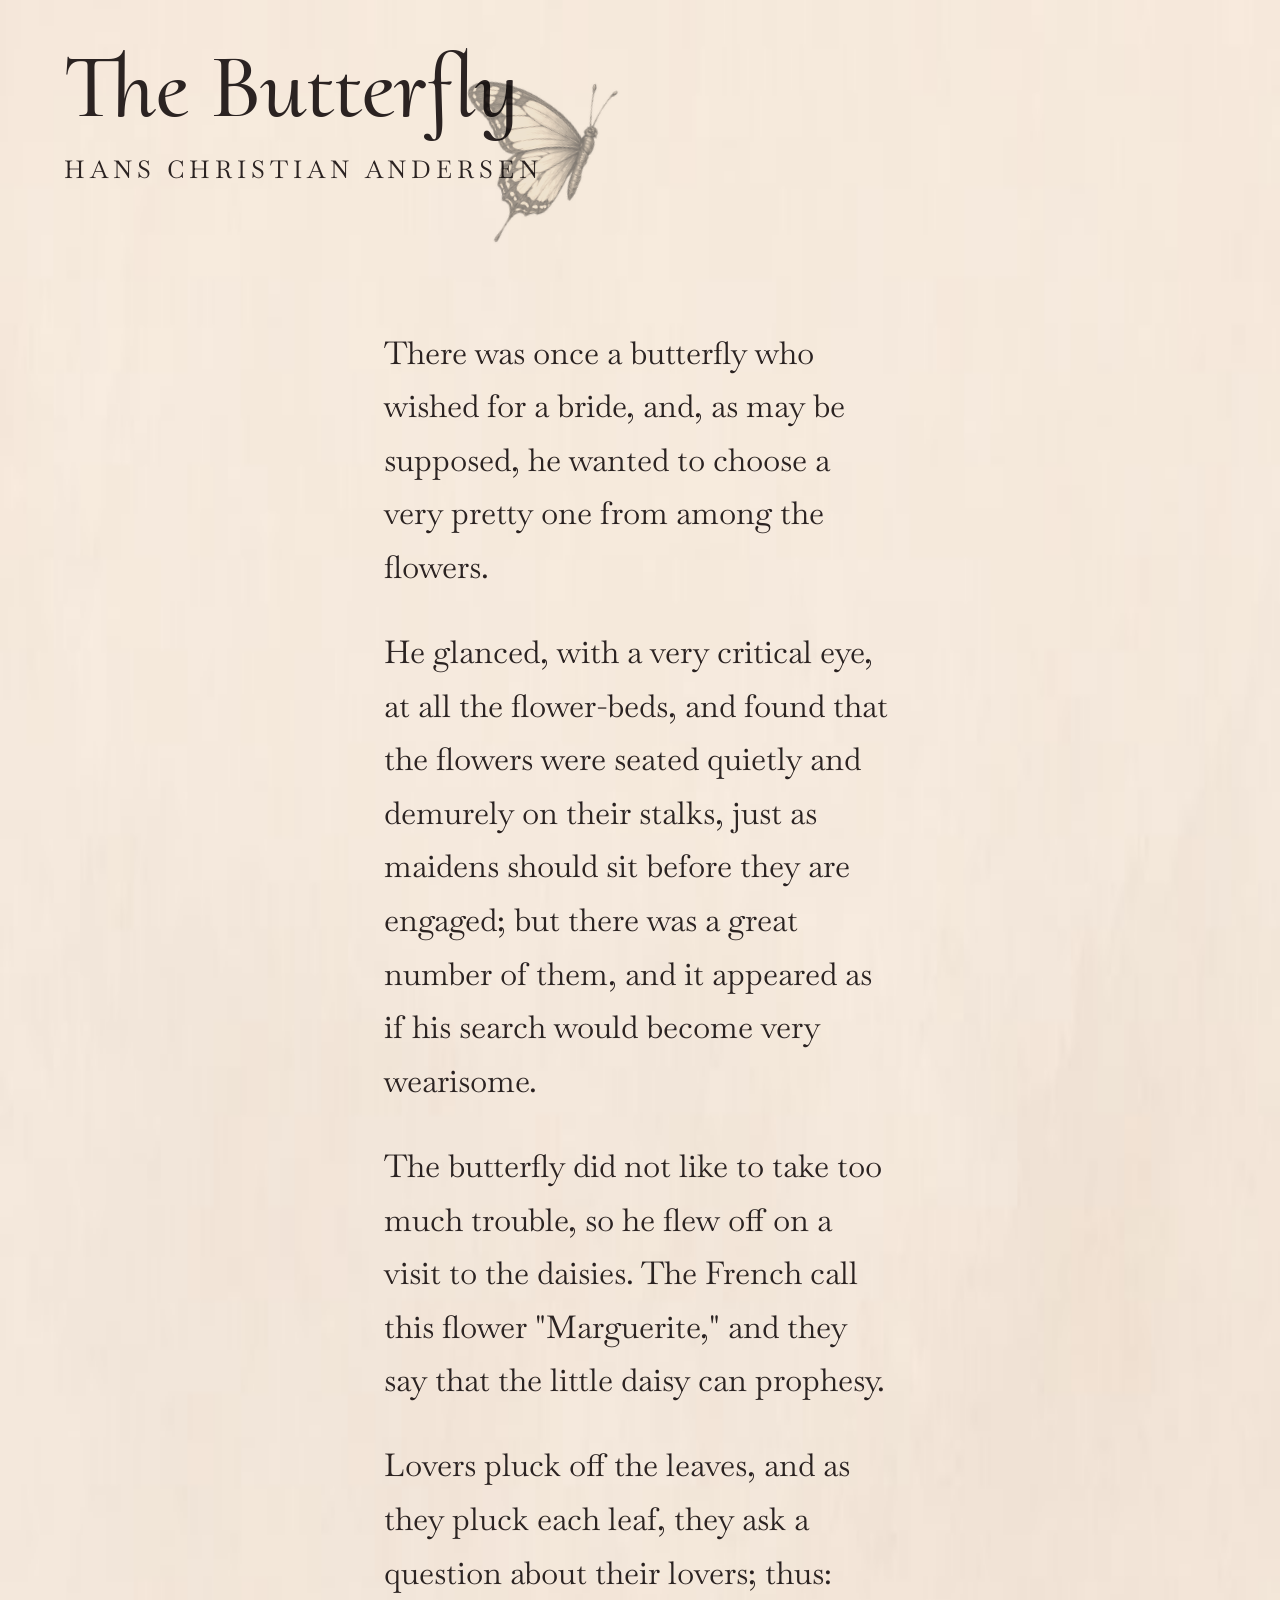
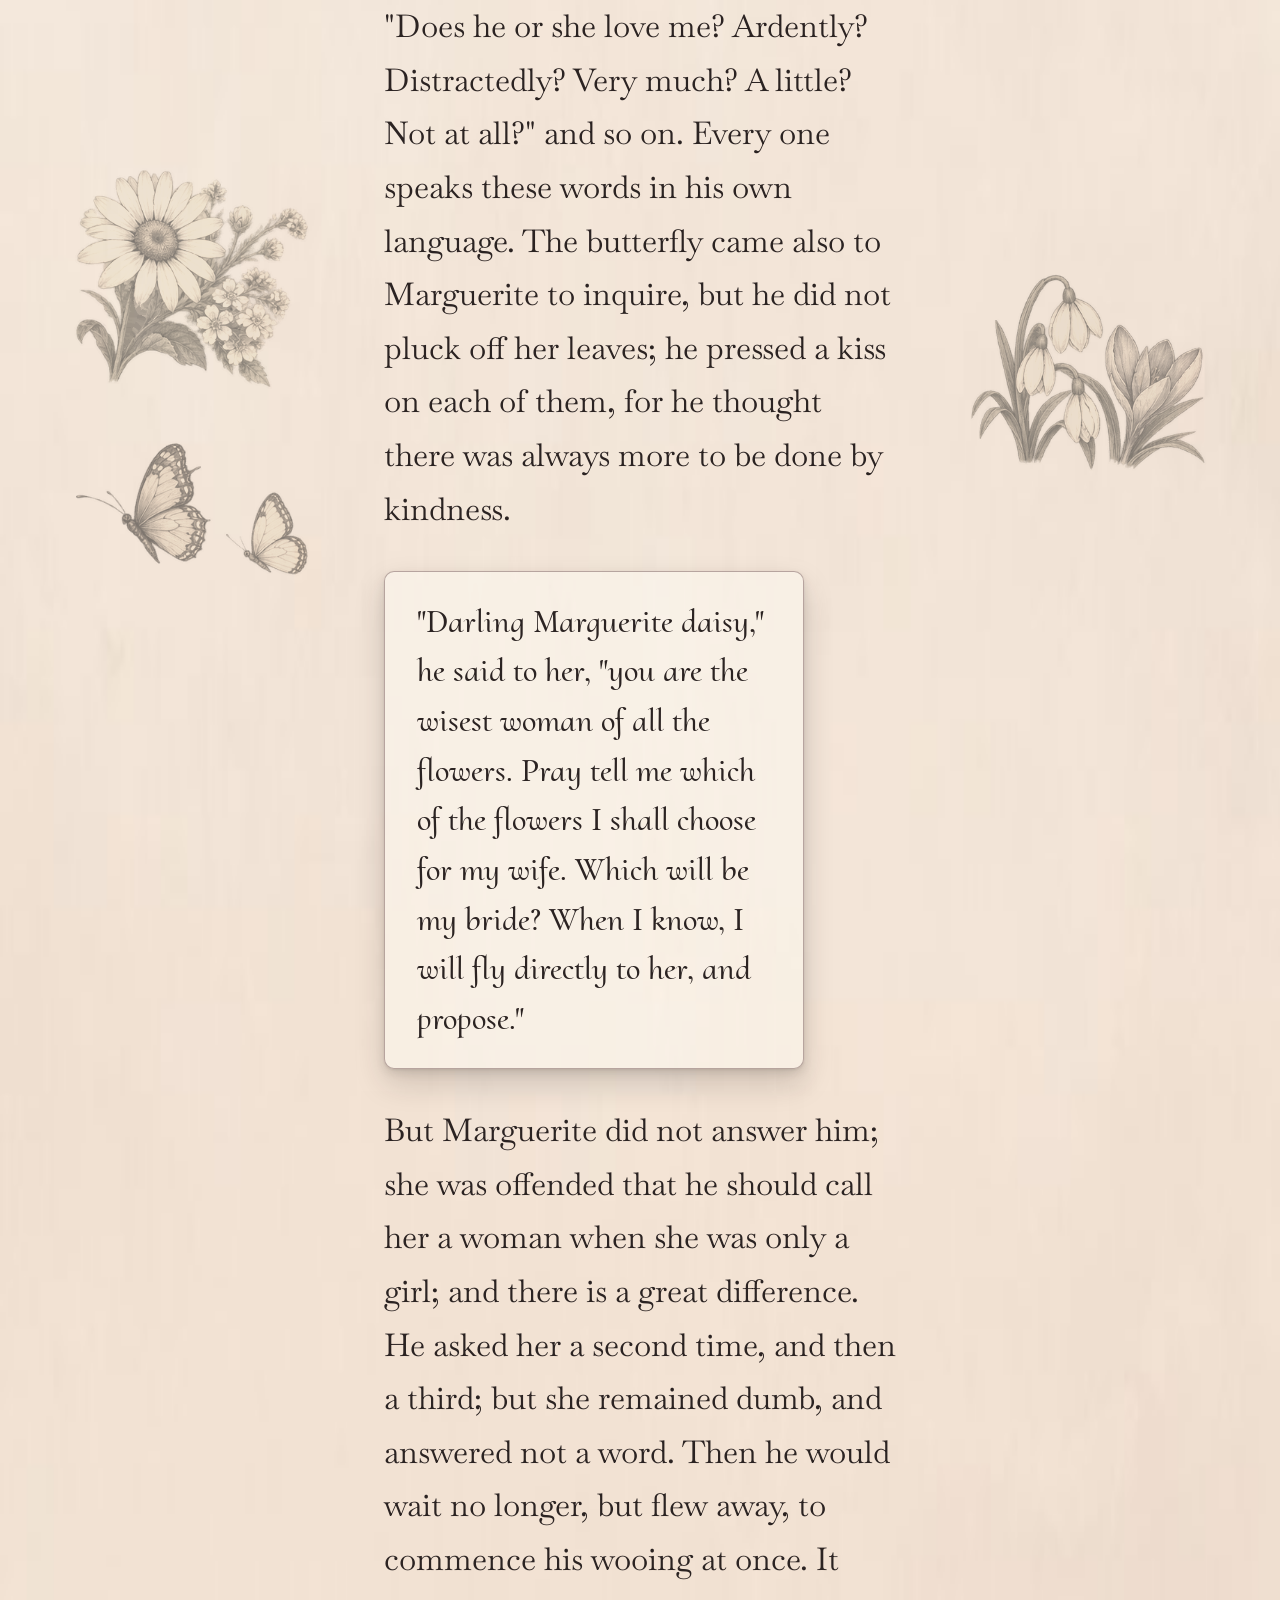
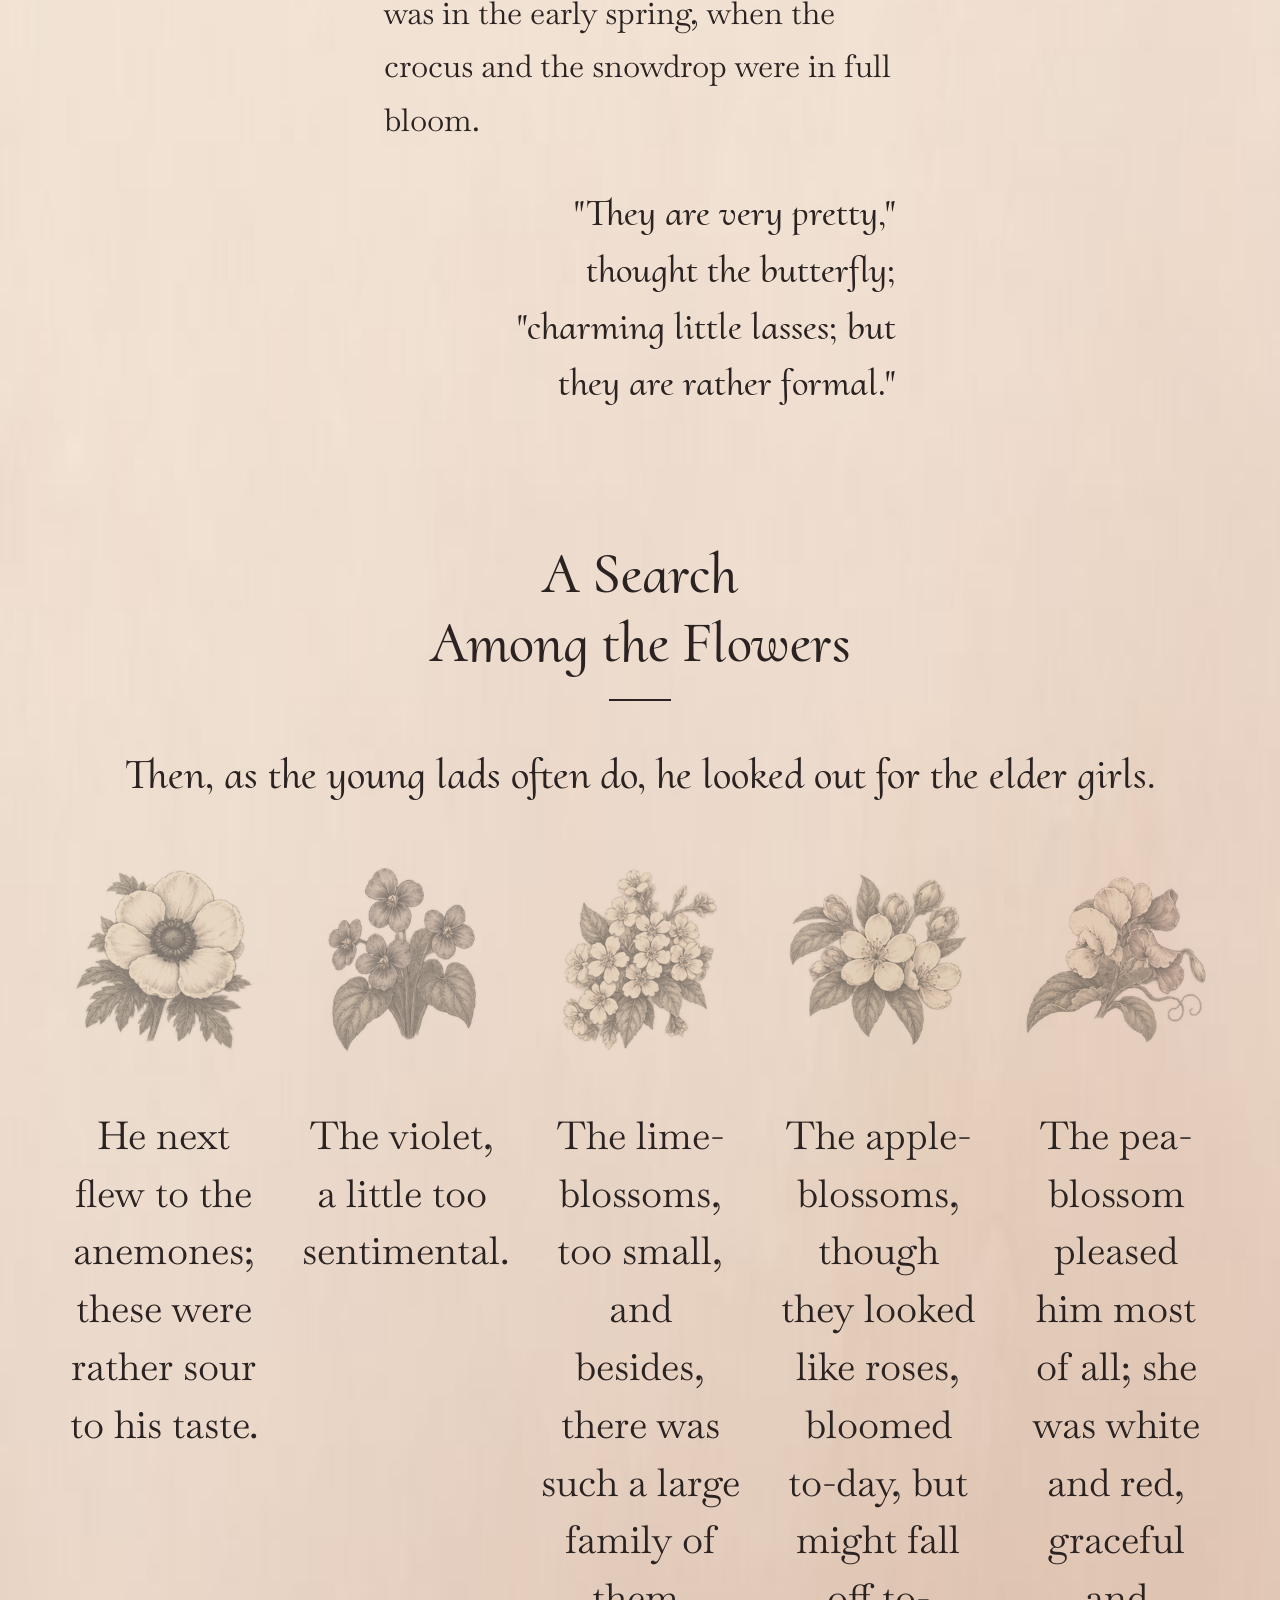
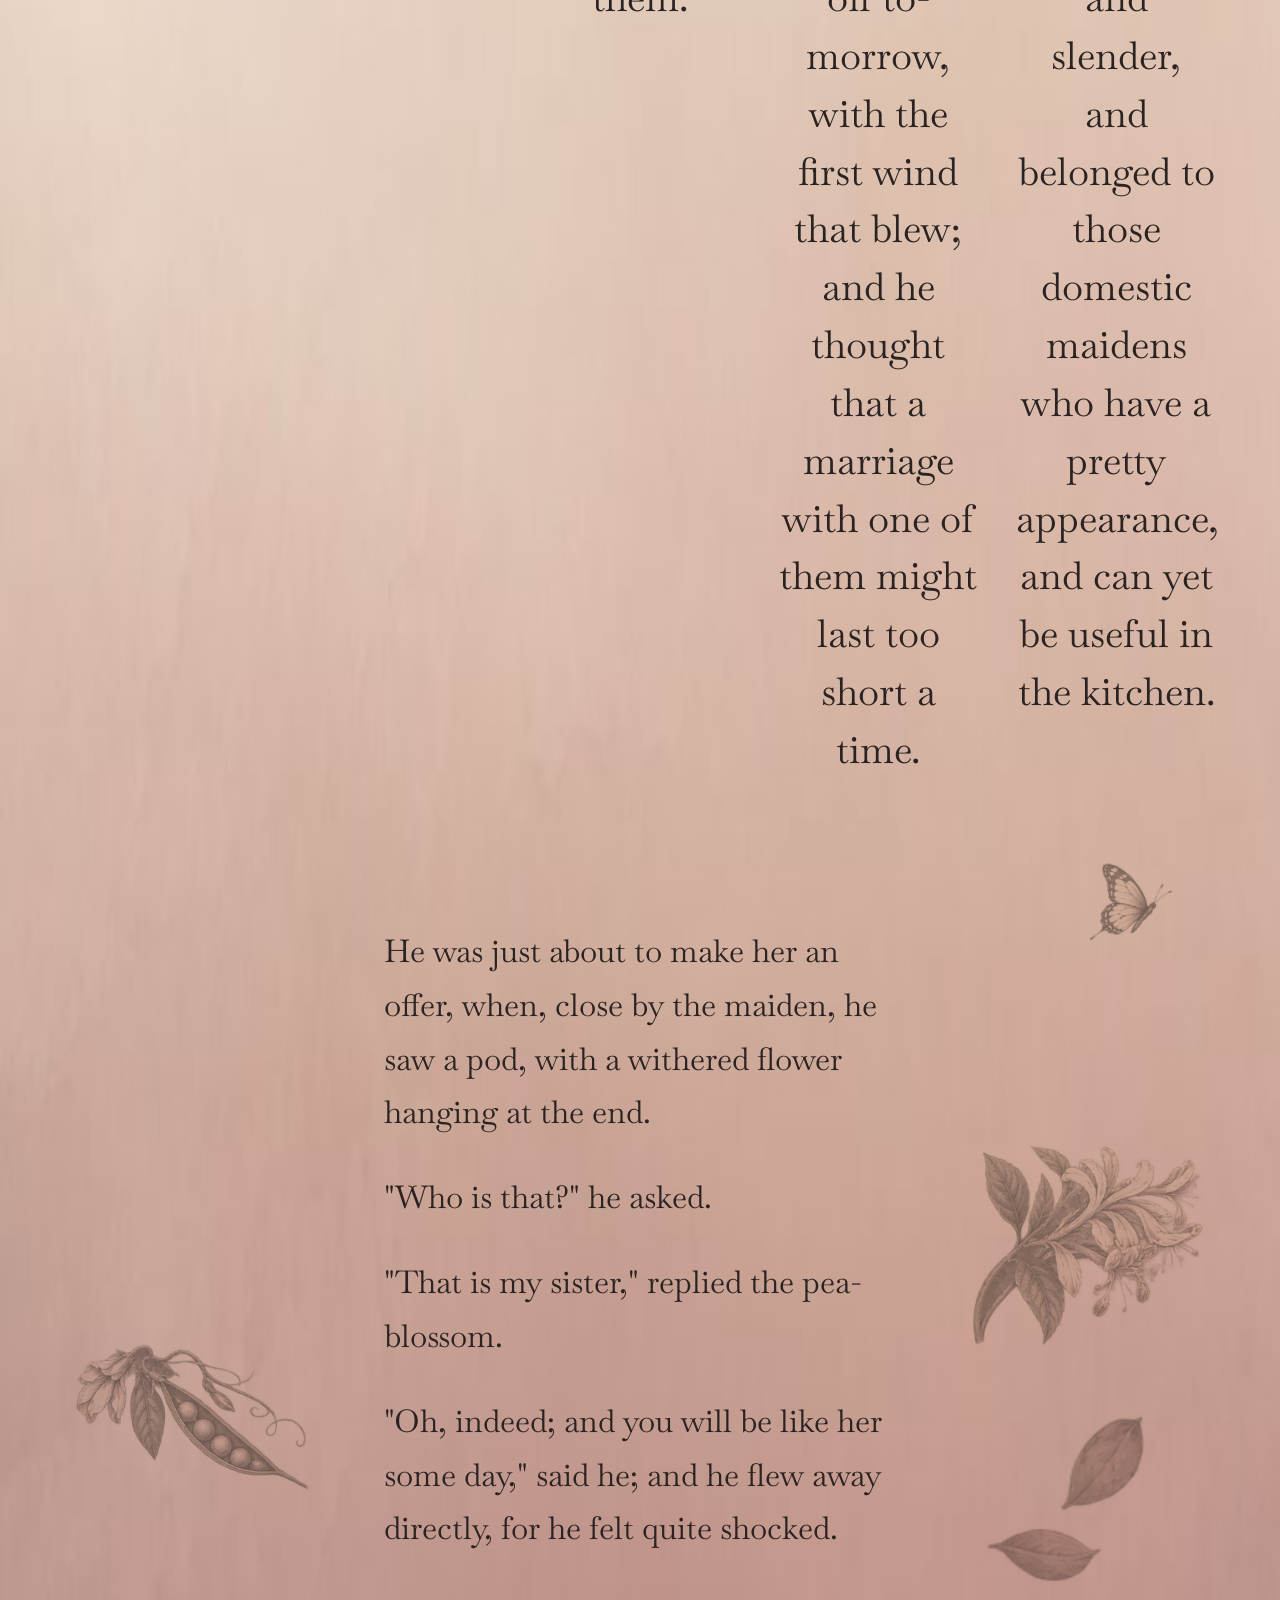
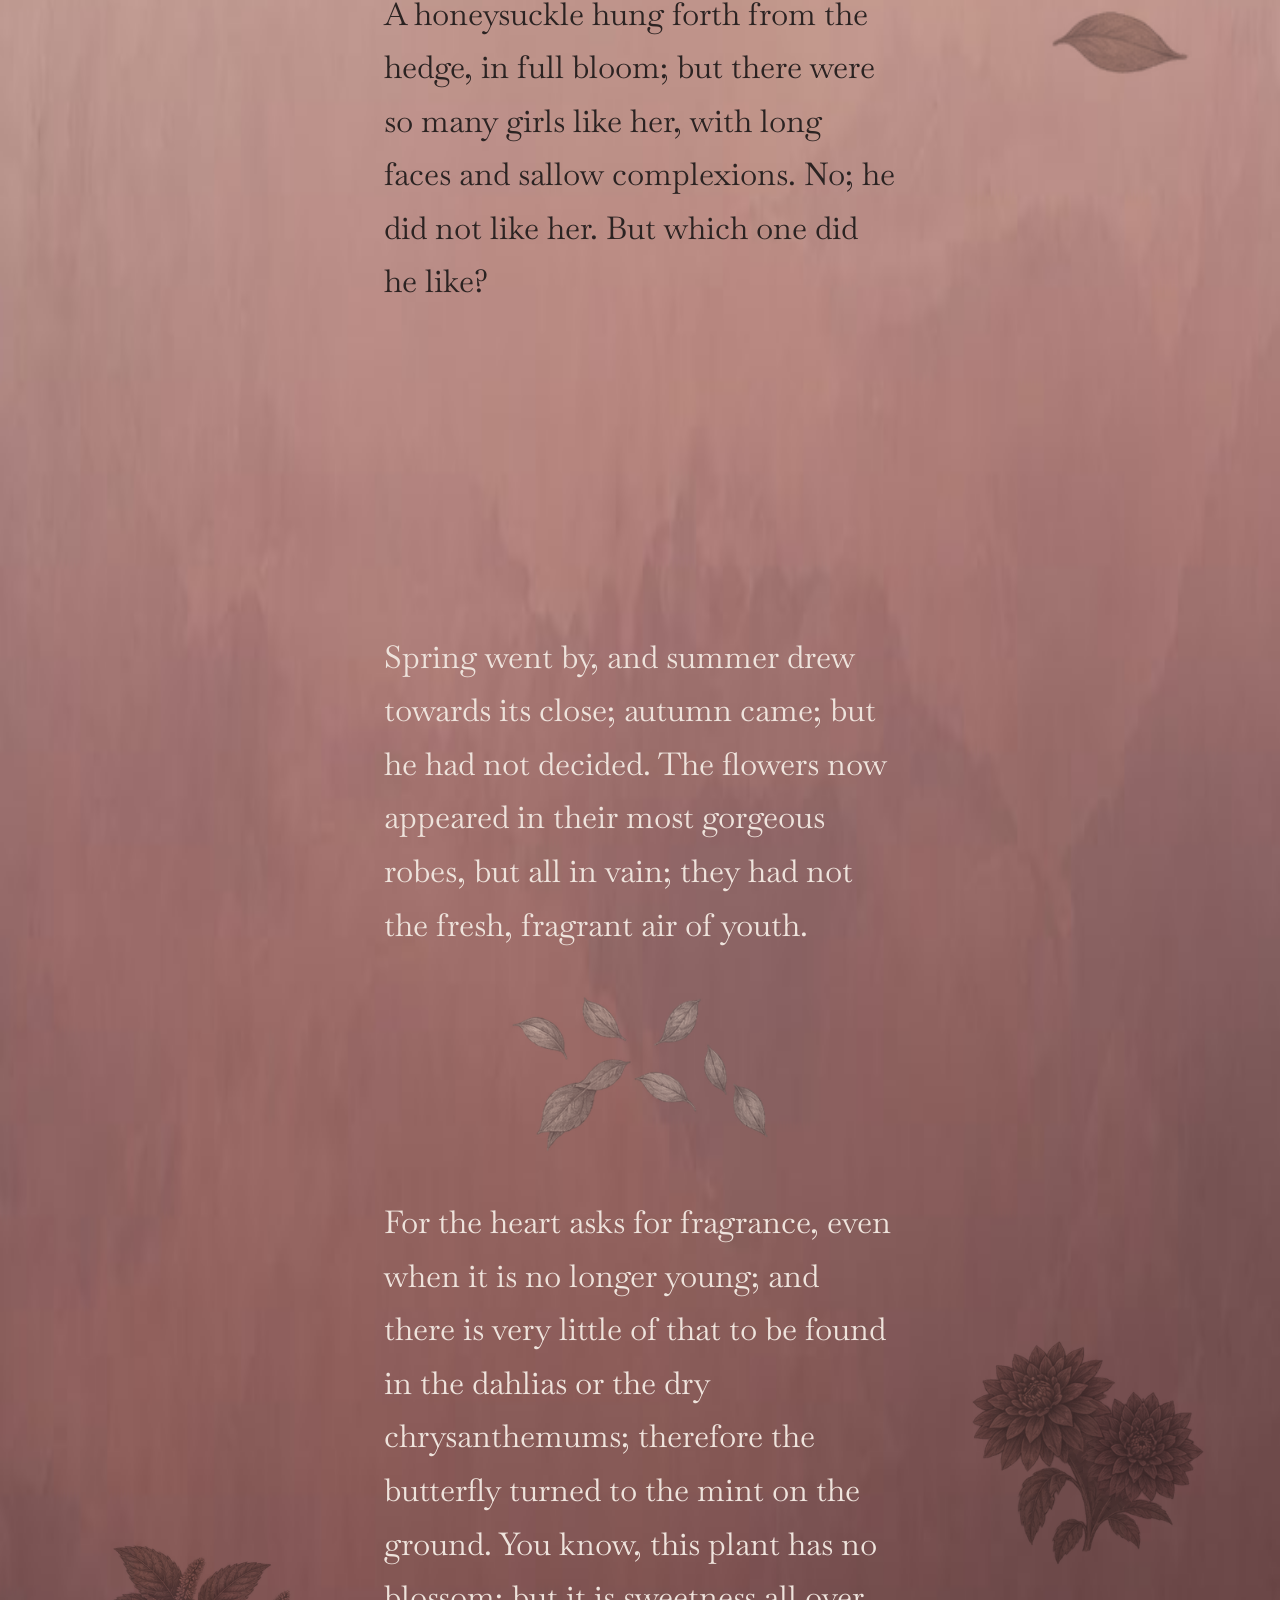
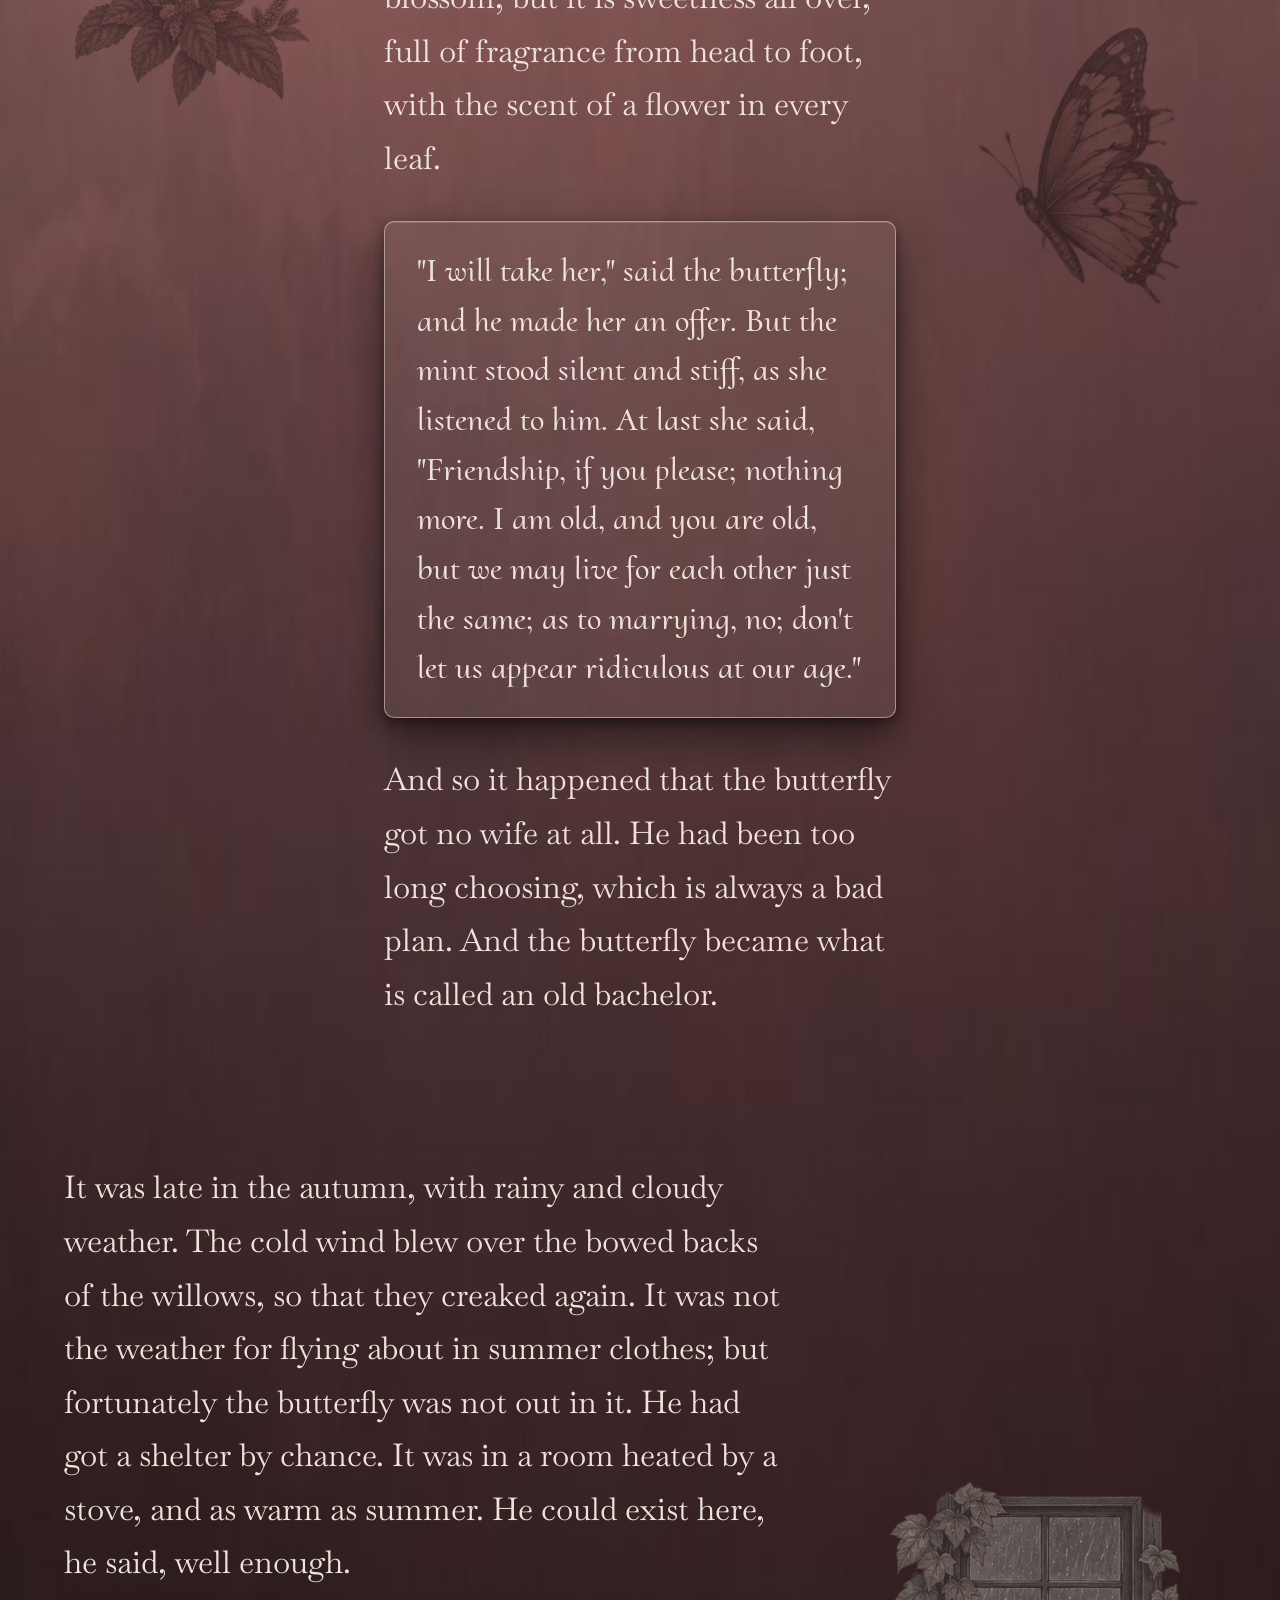
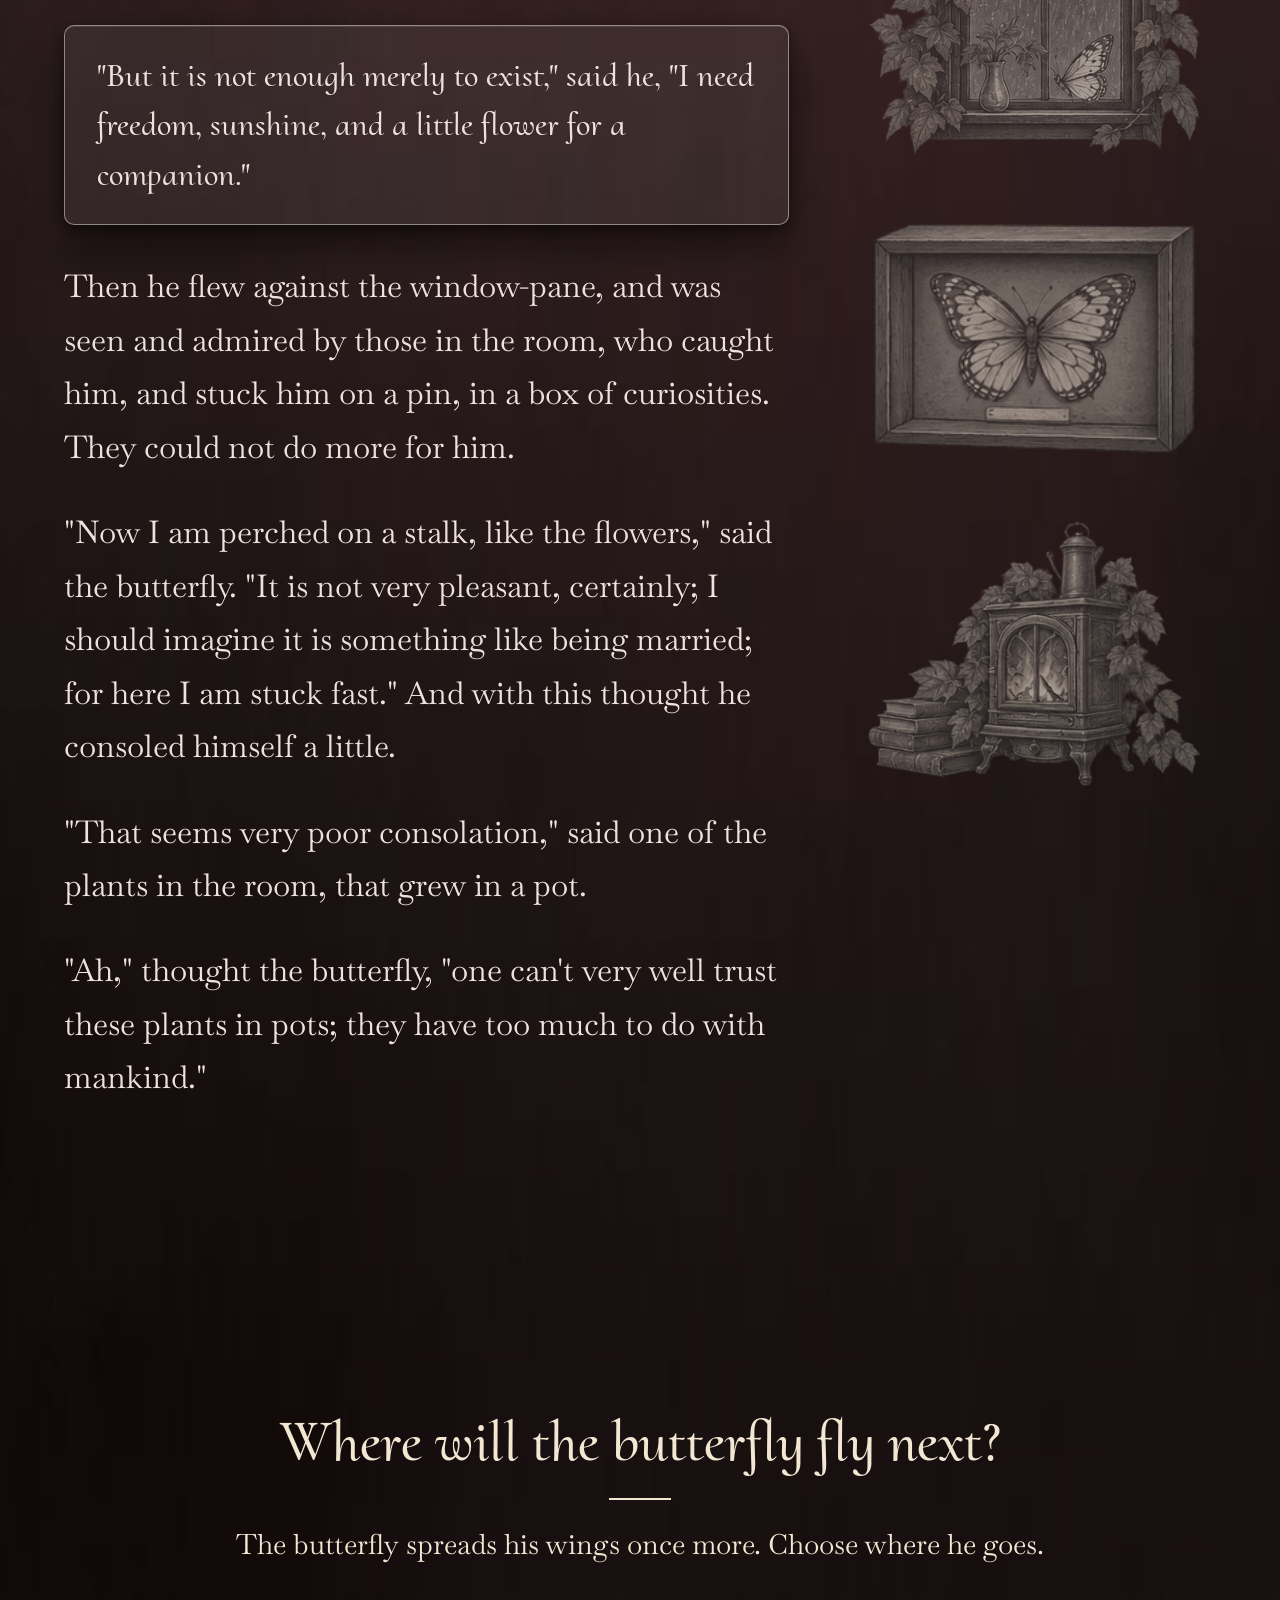
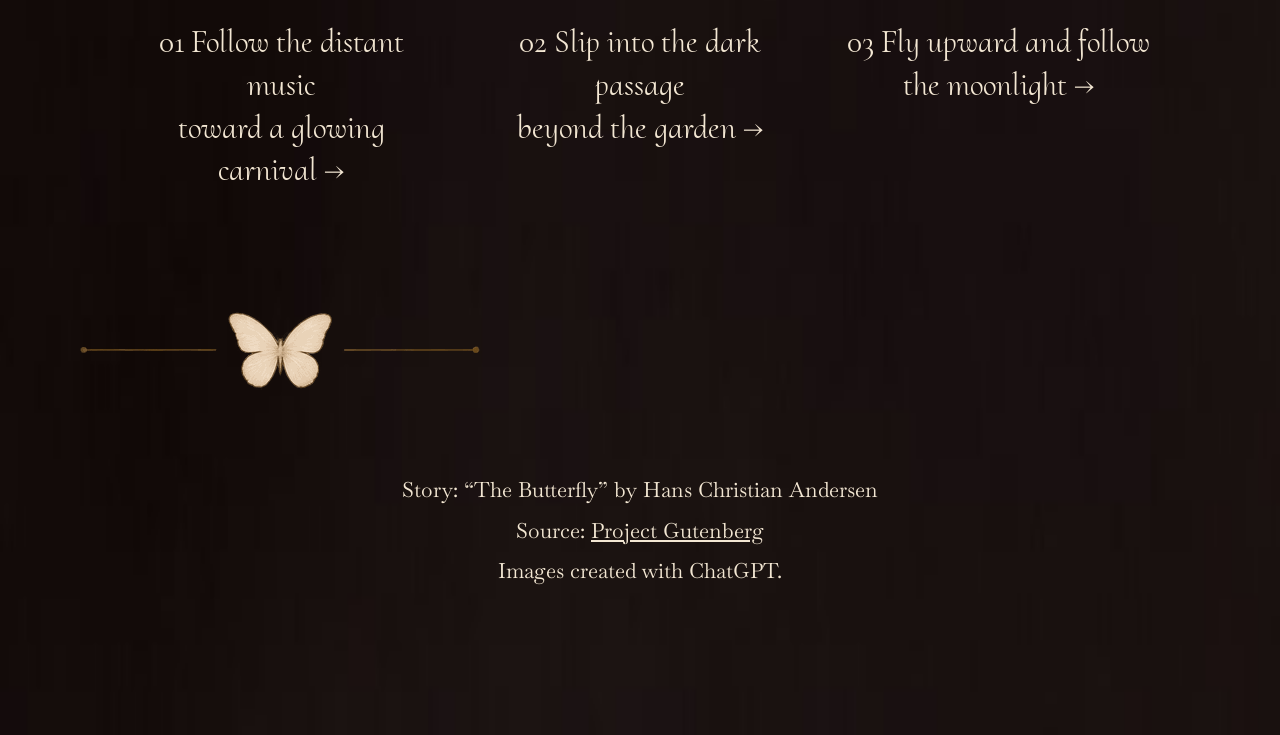
<file: index.html>
<!DOCTYPE html>
<html lang="en">
<head>
  <meta charset="UTF-8">
  <meta name="viewport" content="width=device-width, initial-scale=1.0">
  <title>The Butterfly</title>

  <link rel="apple-touch-icon" sizes="180x180" href="images/apple-touch-icon.png">
  <link rel="icon" type="image/png" sizes="32x32" href="images/favicon-32x32.png">
  <link rel="icon" type="image/png" sizes="16x16" href="images/favicon-16x16.png">
  <link rel="shortcut icon" href="images/favicon.ico">
  <link rel="manifest" href="images/site.webmanifest">

  <link rel="preconnect" href="https://fonts.googleapis.com">
  <link rel="preconnect" href="https://fonts.gstatic.com" crossorigin>
  <link href="https://fonts.googleapis.com/css2?family=Baskervville:ital,wght@0,400..700;1,400..700&family=Cormorant+Upright:wght@400;500;600;700&display=swap" rel="stylesheet">
  <link rel="stylesheet" href="style.css">

</head>
<body>

  <header>
    <div>
      <h1>The Butterfly</h1>
      <p class="author">HANS CHRISTIAN ANDERSEN</p>
    </div>
    <img class="top-butterfly" src="images/01_large_butterfly.png" alt="" width="270" height="271">
  </header>

  <main>

  <section class="row">

    <div class="side">
      <img src="images/05_daisy_bouquet.png" alt="" width="341" height="322">
      <img class="small-img" src="images/02_small_butterflies.png" alt="" width="338" height="206">
    </div>

    <div class="text">
      <p>There was once a butterfly who wished for a bride, and, as may be supposed, he wanted to choose a very pretty one from among the flowers.</p>

      <p>He glanced, with a very critical eye, at all the flower-beds, and found that the flowers were seated quietly and demurely on their stalks, just as maidens should sit before they are engaged; but there was a great number of them, and it appeared as if his search would become very wearisome.</p>

      <p>The butterfly did not like to take too much trouble, so he flew off on a visit to the daisies. The French call this flower "Marguerite," and they say that the little daisy can prophesy.</p>

      <p>Lovers pluck off the leaves, and as they pluck each leaf, they ask a question about their lovers; thus: "Does he or she love me? Ardently? Distractedly? Very much? A little? Not at all?" and so on. Every one speaks these words in his own language. The butterfly came also to Marguerite to inquire, but he did not pluck off her leaves; he pressed a kiss on each of them, for he thought there was always more to be done by kindness.</p>

      <p class="quote pull-left">"Darling Marguerite daisy," he said to her, "you are the wisest woman of all the flowers. Pray tell me which of the flowers I shall choose for my wife. Which will be my bride? When I know, I will fly directly to her, and propose."</p>

      <p>But Marguerite did not answer him; she was offended that he should call her a woman when she was only a girl; and there is a great difference. He asked her a second time, and then a third; but she remained dumb, and answered not a word. Then he would wait no longer, but flew away, to commence his wooing at once. It was in the early spring, when the crocus and the snowdrop were in full bloom.</p>

      <p class="center pull-right">"They are very pretty," thought the butterfly; "charming little lasses; but they are rather formal."</p>
    </div>

    <div class="side">
      <img src="images/04_snowdrops_crocus.png" alt="" width="368" height="311">
    </div>

  </section>


  <h2>A Search<br>Among the Flowers</h2>
  <p class="center">Then, as the young lads often do, he looked out for the elder girls.</p>

  <div class="flower-wrap">
    <img class="flying-butterfly" src="images/01_large_butterfly.png" alt="">

    <section class="flowers">
      <div class="flower">
        <img src="images/06_anemone.png" alt="" width="263" height="268">
        <p>He next flew to the anemones; these were rather sour to his taste.</p>
      </div>
      <div class="flower">
        <img src="images/07_violets.png" alt="" width="251" height="302">
        <p>The violet, a little too sentimental.</p>
      </div>
      <div class="flower">
        <img src="images/08_lime_blossoms.png" alt="" width="240" height="276">
        <p>The lime-blossoms, too small, and besides, there was such a large family of them.</p>
      </div>
      <div class="flower">
        <img src="images/09_apple_blossoms.png" alt="" width="278" height="269">
        <p>The apple-blossoms, though they looked like roses, bloomed to-day, but might fall off to-morrow, with the first wind that blew; and he thought that a marriage with one of them might last too short a time.</p>
      </div>
      <div class="flower">
        <img src="images/10_pea_blossom.png" alt="" width="302" height="284">
        <p>The pea-blossom pleased him most of all; she was white and red, graceful and slender, and belonged to those domestic maidens who have a pretty appearance, and can yet be useful in the kitchen.</p>
      </div>
    </section>
  </div>


  <section class="row">

    <div class="side">
      <img src="images/12_pea_pod.png" alt="" width="350" height="230">
    </div>

    <div class="text">
      <p>He was just about to make her an offer, when, close by the maiden, he saw a pod, with a withered flower hanging at the end.</p>

      <p>"Who is that?" he asked.</p>

      <p>"That is my sister," replied the pea-blossom.</p>

      <p>"Oh, indeed; and you will be like her some day," said he; and he flew away directly, for he felt quite shocked.</p>

      <p>A honeysuckle hung forth from the hedge, in full bloom; but there were so many girls like her, with long faces and sallow complexions. No; he did not like her. But which one did he like?</p>
    </div>

    <div class="side">
      <img src="images/11_honeysuckle.png" alt="" width="306" height="269">
      <img class="small-img" src="images/03_falling_leaves.png" alt="" width="149" height="181">
    </div>

  </section>


  <h2 class="time-title">Time Passes</h2>

  <section class="row">

    <div class="side">
      <img src="images/15_mint_leaves.png" alt="" width="399" height="285">
    </div>

    <div class="text light">
      <p>Spring went by, and summer drew towards its close; autumn came; but he had not decided. The flowers now appeared in their most gorgeous robes, but all in vain; they had not the fresh, fragrant air of youth.</p>

      <img class="small-img" src="images/13_autumn_leaves_cluster.png" alt="" width="346" height="222">

      <p>For the heart asks for fragrance, even when it is no longer young; and there is very little of that to be found in the dahlias or the dry chrysanthemums; therefore the butterfly turned to the mint on the ground. You know, this plant has no blossom; but it is sweetness all over, full of fragrance from head to foot, with the scent of a flower in every leaf.</p>

      <p class="quote">"I will take her," said the butterfly; and he made her an offer. But the mint stood silent and stiff, as she listened to him. At last she said,<br>
        "Friendship, if you please; nothing more. I am old, and you are old, but we may live for each other just the same; as to marrying, no; don't let us appear ridiculous at our age."</p>

      <p>And so it happened that the butterfly got no wife at all. He had been too long choosing, which is always a bad plan. And the butterfly became what is called an old bachelor.</p>
    </div>

    <div class="side">
      <img src="images/14_autumn_dahlias.png" alt="" width="333" height="322">
      <img class="small-img" src="images/16_autumn_butterfly.png" alt="" width="220" height="270">
    </div>

  </section>


  <section class="row light">

    <div class="text">
      <p>It was late in the autumn, with rainy and cloudy weather. The cold wind blew over the bowed backs of the willows, so that they creaked again. It was not the weather for flying about in summer clothes; but fortunately the butterfly was not out in it. He had got a shelter by chance. It was in a room heated by a stove, and as warm as summer. He could exist here, he said, well enough.</p>

      <p class="quote">"But it is not enough merely to exist," said he, "I need freedom, sunshine, and a little flower for a companion."</p>

      <p>Then he flew against the window-pane, and was seen and admired by those in the room, who caught him, and stuck him on a pin, in a box of curiosities. They could not do more for him.</p>

      <p>"Now I am perched on a stalk, like the flowers," said the butterfly. "It is not very pleasant, certainly; I should imagine it is something like being married; for here I am stuck fast." And with this thought he consoled himself a little.</p>

      <p>"That seems very poor consolation," said one of the plants in the room, that grew in a pot.</p>

      <p>"Ah," thought the butterfly, "one can't very well trust these plants in pots; they have too much to do with mankind."</p>
    </div>

    <div class="side">
      <img src="images/17_rainy_window.png" alt="" width="363" height="306">
      <img src="images/18_pinned_butterfly.png" alt="" width="271" height="203">
      <img src="images/19_stove_and_books.png" alt="" width="376" height="306">
    </div>

  </section>
    <section class="next-story">
  <h2>Where will the butterfly fly next?</h2>
  <p class="next-intro">
    The butterfly spreads his wings once more. Choose where he goes.
  </p>

  <div class="story-choices">

    <a href="https://dkb228.github.io/WebStoryDesign_Bryant/">
      <span>01</span>
      Follow the distant music<br>
      toward a glowing carnival →
    </a>

    <a href="https://ejw328.github.io/Web_Design_Story_Walsh/">
      <span>02</span>
      Slip into the dark passage<br>
      beyond the garden →
    </a>

    <a href="https://jus628.github.io/Web_Design_Story_Salinero/">
      <span>03</span>
      Fly upward and follow<br>
      the moonlight →
    </a>

  </div>
</section>
  </main>
  <script>
    const butterfly = document.querySelector('.top-butterfly');

    const flyer = document.querySelector('.flying-butterfly');
    const wrap = document.querySelector('.flower-wrap');

    function onScroll() {
      butterfly.classList.toggle('home', window.scrollY > 20);

      const box = wrap.getBoundingClientRect();
      let p = (window.innerHeight - box.top) / (window.innerHeight + box.height);
      p = Math.min(Math.max(p, 0), 0.999);
      flyer.style.setProperty('--p', p);
    }

    window.addEventListener('scroll', onScroll, { passive: true });
    onScroll();

    const timeTitle = document.querySelector('.time-title');

    new IntersectionObserver(entries => {
      entries.forEach(entry => {
        timeTitle.classList.toggle('show', entry.isIntersecting);
      });
    }, { threshold: 0.6 }).observe(timeTitle);
  </script>
  <div class="divider-container">
    <img
      class="butterfly-divider"
      src="images/20_butterfly_divider.png"
      alt="Butterfly divider">
  </div>

  <footer class="site-footer">
  <p>
    Story: “The Butterfly” by Hans Christian Andersen
  </p>

  <p>
    Source:
    <a href="https://www.gutenberg.org/files/27200/27200-h/27200-h.htm#butterfl"
       target="_blank">
      Project Gutenberg
    </a>
  </p>

  <p>
    Images created with ChatGPT.
  </p>
</footer>
</body>
</html>
</file>
<file: style.css>
*,
*::before,
*::after {
  box-sizing: border-box;
}

html {
  font-size: clamp(16px, 0.9vw + 6px, 34px);
  background-color: #f1ece5;
  background-image:
    url("images/background.jpg"),
    linear-gradient(#f1ece5 0%, #ebe3da 35%, #c9a9a2 55%, #8a6664 68%, #3a2c2b 80%, #161111 100%);
  background-size: 100% 100%;
  background-repeat: no-repeat;
  min-height: 100vh;
}

body {
  margin: 0;
  padding: 0 5vw 4rem;
  font-family: "Baskervville", Baskerville, Georgia, serif;
  font-size: 1rem;
  line-height: 1.7;
  color: #2b2322;
}

h1,
h2,
.quote,
p.center {
  font-family: "Cormorant Upright", "Cormorant", Georgia, serif;
  font-weight: 500;
}

.quote,
p.center {
  font-size: 1.2em;
  line-height: 1.5;
}

img {
  max-width: 100%;
  height: auto;
}


header img,
main img,
footer img {
  opacity: 0.6 !important;
  filter: sepia(0.7) saturate(0.4) contrast(0.75) brightness(1.1) blur(0.4px);
  mix-blend-mode: multiply;
}

.light img {
  mix-blend-mode: normal;
  opacity: 0.6 !important;
}

header {
  display: flex;
  justify-content: space-between;
  align-items: center;
  gap: 2rem;
  padding-top: 3vw;
}

h1 {
  font-size: clamp(3rem, 7vw, 9rem);
  margin: 0;
  line-height: 1.05;
}

.author {
  font-size: 1.4rem;
  letter-spacing: 0.2em;
  margin-top: 0.8rem;
}

.top-butterfly {
  width: clamp(7rem, 14vw, 20rem);
  flex-shrink: 0;
  transform: translate(-45vw, 1rem) rotate(-15deg);
  transition: transform 2s ease-in-out;
}

.top-butterfly.home {
  transform: translate(4vw, -2vw) rotate(0deg);
}

.row {
  display: flex;
  align-items: center;
  gap: 5vw;
  margin: 6vw 0;
}

.side {
  flex: 1 1 0;
  min-width: 0;
  text-align: center;
}

.text {
  flex: 2 1 0;
  min-width: 0;
  font-size: 1.8rem;
}

.side img {
  display: block;
  width: 100%;
  margin: 0 auto 2.5vw;
}

.side img:last-child {
  margin-bottom: 0;
}



h2 {
  text-align: center;
  font-size: clamp(2.2rem, 4.5vw, 6rem);
  line-height: 1.2;
  margin: 7vw 0 1rem;
}

h2::after {
  content: "";
  display: block;
  width: 3.5rem;
  height: 2px;
  background: currentColor;
  margin: 1.2rem auto;
}

h2 + .center {
  font-size: 2.4rem;
}



.time-title {
  opacity: 0;
  filter: blur(8px);
  letter-spacing: 0.4em;
  transition: opacity 2.5s ease, filter 2.5s ease, letter-spacing 2.5s ease;
}

.time-title.show {
  opacity: 1;
  filter: blur(0);
  letter-spacing: normal;
}

.time-title::after {
  width: 0;
  transition: width 2s ease 1s;
}

.time-title.show::after {
  width: 3.5rem;
}

@media (prefers-reduced-motion: reduce) {
  .time-title,
  .time-title::after {
    transition: none;
  }
}



.flower-wrap {
  position: relative;
}

.flowers {
  display: grid;
  grid-template-columns: repeat(5, 1fr);
  gap: 3vw;
  margin: 4vw 0;
}

.flower {
  min-width: 0;
  text-align: center;
}

.flower img {
  width: 100%;
  height: clamp(9rem, 16vw, 26rem);
  object-fit: contain;
  margin-bottom: 2rem;
}

.flower p {
  font-size: 2.2rem;
  line-height: 1.5;
  margin-top: 0;
}



.flying-butterfly {
  position: absolute;
  top: 100%;
  left: 0;
  width: 5rem;
  z-index: 2;
  pointer-events: none;
  animation: flyAcross 1s linear paused both;
  animation-delay: calc(var(--p, 0) * -1s);
}

@keyframes flyAcross {
  0%   { translate: 0 2rem;       rotate: 15deg; }
  25%  { translate: 20vw 0rem;    rotate: -10deg; }
  50%  { translate: 40vw 3rem;    rotate: 12deg; }
  75%  { translate: 60vw 1rem;    rotate: -8deg; }
  100% { translate: 80vw 2.5rem;  rotate: 5deg; }
}



.center {
  text-align: center;
}

.small-img {
  width: 75%;
  display: block;
  margin: 2vw auto;
}

.text .small-img {
  width: 55%;
}



.quote {
  border: 1px solid rgba(138, 116, 112, 0.6);
  border-radius: 10px;
  padding: 1.4rem 1.8rem;
  margin: 2rem 0;
  font-size: 1.05em;
  background: rgba(255, 252, 247, 0.45);
  box-shadow:
    0 1px 2px rgba(43, 35, 34, 0.08),
    0 4px 8px rgba(43, 35, 34, 0.10),
    0 14px 30px rgba(43, 35, 34, 0.18);
}

.light {
  color: #eee3dc;
}

.light .quote {
  border-color: rgba(238, 227, 220, 0.5);
  background: rgba(255, 255, 255, 0.06);
  box-shadow:
    inset 0 1px 0 rgba(255, 255, 255, 0.12),
    0 4px 10px rgba(0, 0, 0, 0.35),
    0 18px 40px rgba(0, 0, 0, 0.5);
}


.pull-left {
  margin-right: 18%;
}

.pull-right {
  margin-left: 18%;
  text-align: right;
}



footer {
  text-align: center;
  padding: 4vw 0;
}

footer img {
  width: clamp(14rem, 30vw, 36rem);
  margin: 0 auto;
}



@media (max-width: 950px) {
  .row {
    flex-direction: column;
    gap: 2.5rem;
  }

  .side,
  .text {
    flex: none;
    width: 100%;
  }

  .text,
  h2 + .center {
    font-size: 1.6rem;
  }

  .flower p {
    font-size: 1.4rem;
  }

  .side img {
    max-width: 28rem;
  }

  .flowers {
    grid-template-columns: repeat(3, 1fr);
  }

  .flower img {
    height: 12rem;
  }

  .pull-left,
  .pull-right {
    margin-left: 0;
    margin-right: 0;
  }
}



@media (max-width: 700px) {
  header {
    flex-direction: column;
    text-align: center;
  }

  .top-butterfly,
  .top-butterfly.home {
    transform: none;
  }

  .author {
    font-size: 1.1rem;
  }

  .text,
  h2 + .center {
    font-size: 1.25rem;
  }

  .flower p {
    font-size: 1.15rem;
  }

  .flowers {
    grid-template-columns: 1fr;
  }

  .flower img {
    height: auto;
    max-height: 15rem;
  }

  .side img {
    max-width: 20rem;
  }

  .divider-container {
    width: 100%;
    display: flex;
    justify-content: center;
    align-items: center;
    margin: 2rem 0;
  }

  .butterfly-divider {
    width: 800px !important;
    max-width: 80vw !important;
    height: auto;
    margin: 0 !important;
  }
}

.next-story {
  width: 100%;
  text-align: center;
  padding: 6rem 5vw;
  color: #f3e7d3;
}
.next-story h2 {
  color: #f3e7d3;
  text-align: center;
  margin-left: auto;
  margin-right: auto;
}

.next-intro {
  color: #f3e7d3;
  text-align: center;
  font-size: 1.6rem;
  margin: 0 auto 3rem;
}

.story-choices {
  display: grid;
  grid-template-columns: repeat(3, 1fr);
  width: 100%;
  max-width: 1400px;
  margin: 3rem auto 0;
  gap: 3rem;
  align-items: start;
  text-align: center;
}

.story-choices a,
.story-choices a:link,
.story-choices a:visited,
.story-choices a:active {
  display: block;
  color: #f3e7d3;
  text-decoration: none;
  text-align: center;
  font-family: "Cormorant Upright", "Cormorant", Georgia, serif;
  font-size: 1.8rem;
  line-height: 1.35;
}

.story-choices a:hover {
  color: white;
  text-decoration: none;
}

.site-footer {
  text-align: center;
  padding: 3rem 2rem 4rem;
  color: #f3e7d3;
  font-family: "Baskervville", Baskerville, Georgia, serif;
  font-size: 1.2rem;
  line-height: 1.6;
}

.site-footer p {
  color: #f3e7d3;
  margin: 0.4rem 0;
}

.site-footer a,
.site-footer a:link,
.site-footer a:visited,
.site-footer a:active {
  color: #f3e7d3;
  text-decoration: underline;
}

.site-footer a:hover {
  color: #ffffff;
}

@media (max-width: 700px) {

  .next-story {
    padding: 4rem 1rem;
  }

  .next-intro {
    font-size: 1.1rem;
  }

  .story-choices {
    grid-template-columns: 1fr;
    gap: 2rem;
    max-width: 28rem;
  }

  .story-choices a,
  .story-choices a:link,
  .story-choices a:visited,
  .story-choices a:active {
    font-size: 1.4rem;
  }

  .site-footer {
    font-size: 1rem;
    padding: 3rem 1rem;
  }
}
</file>
